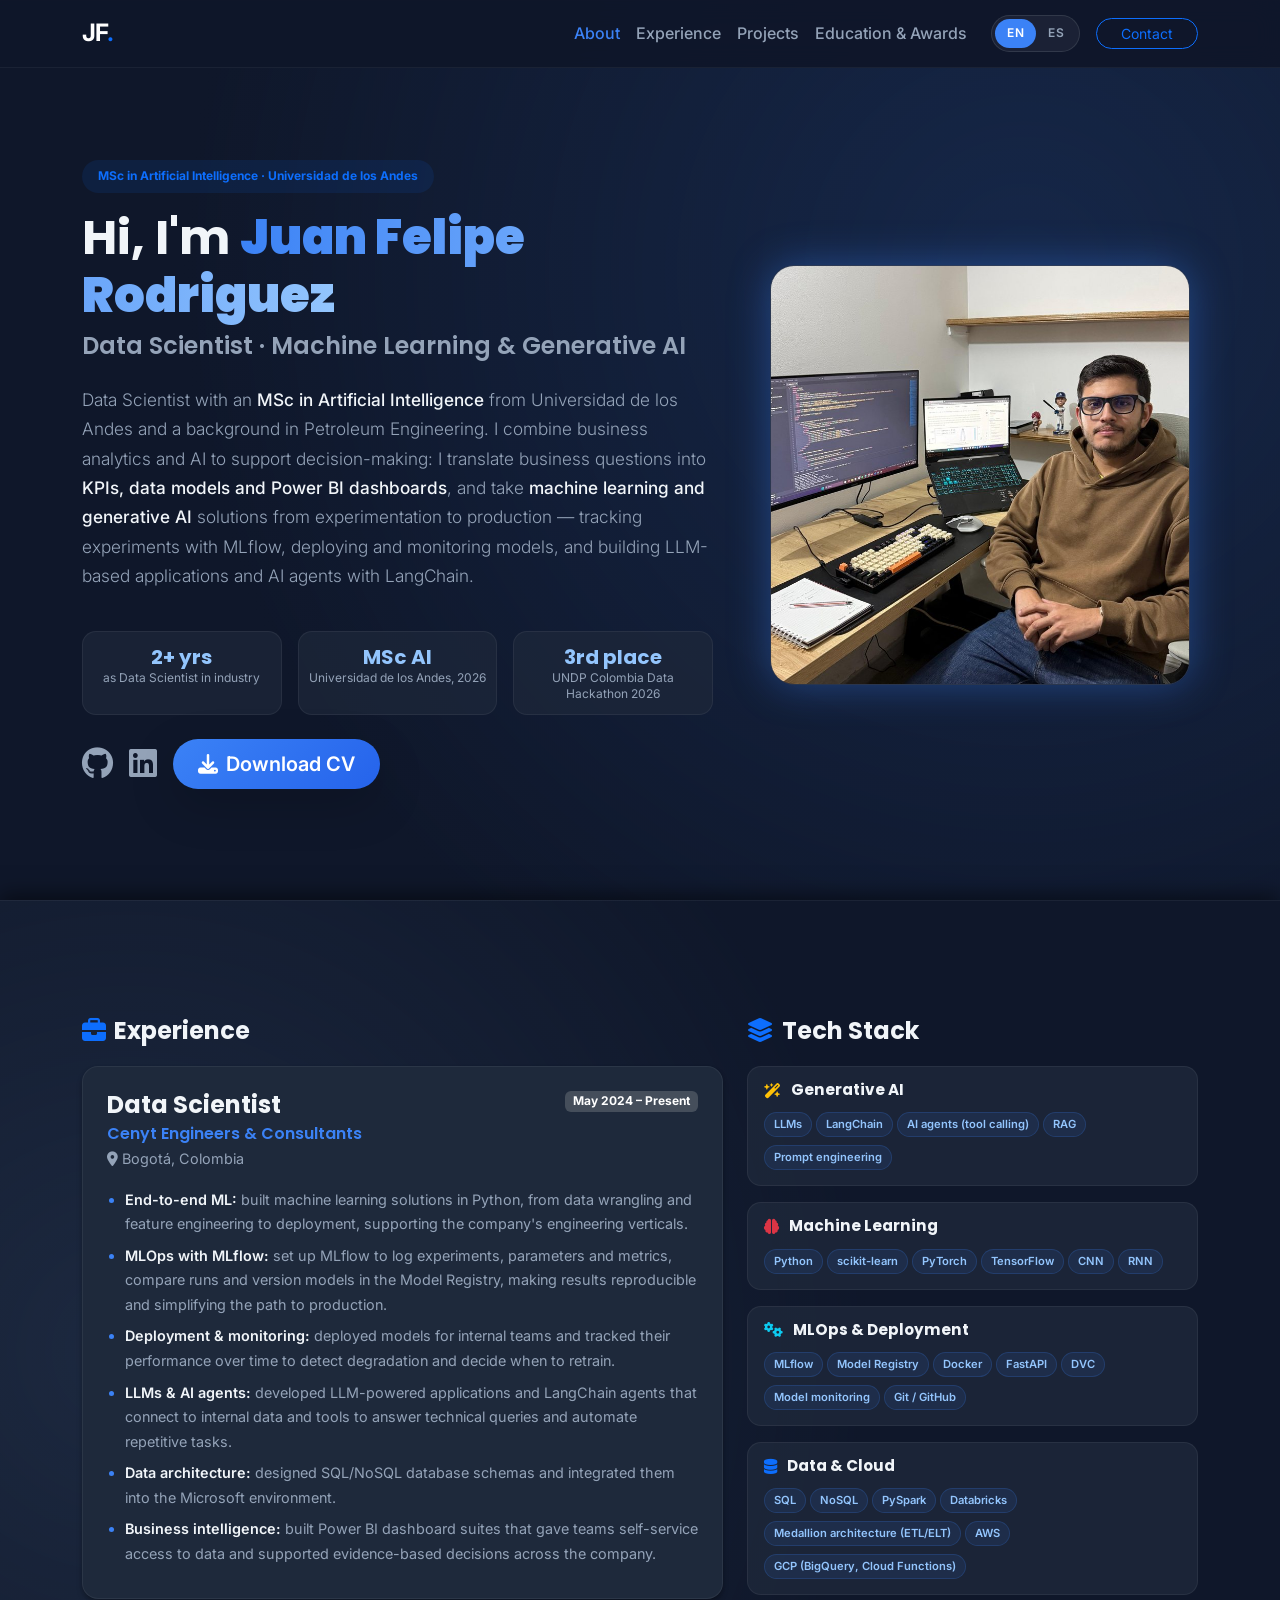
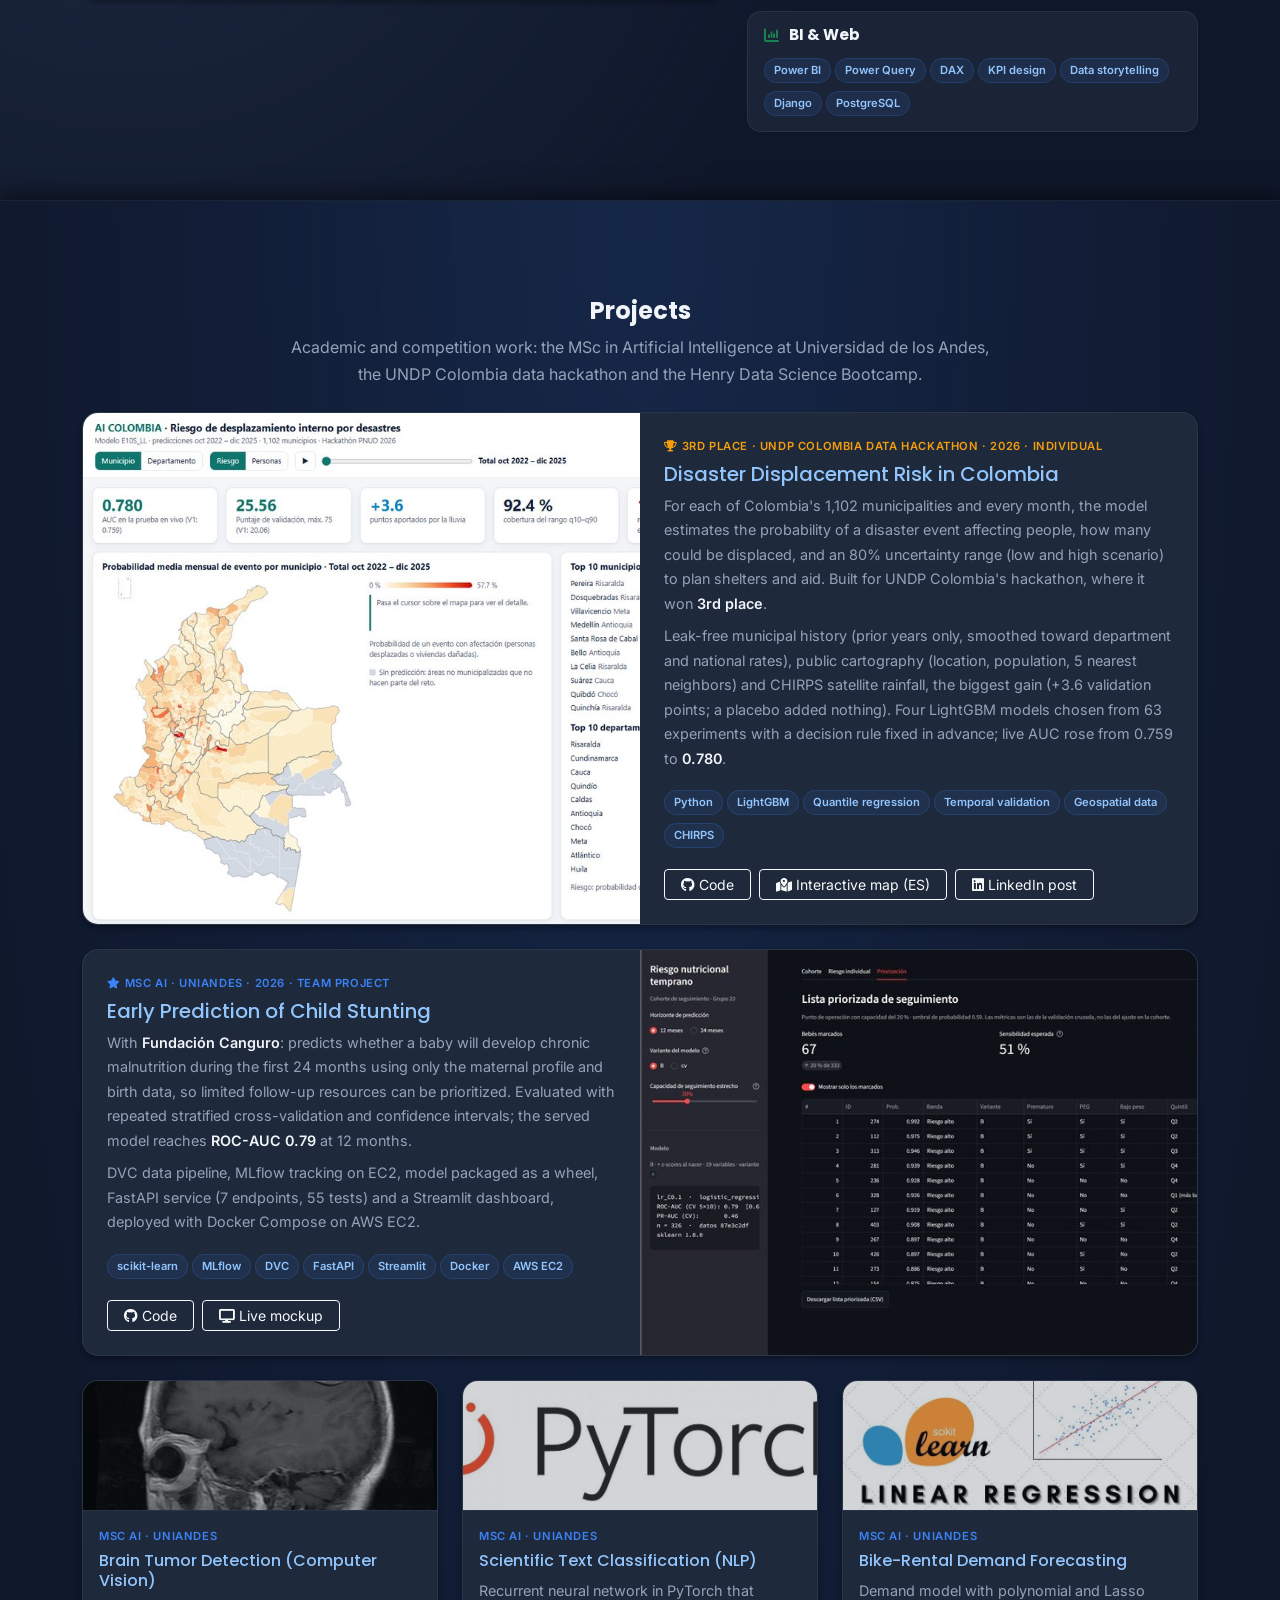
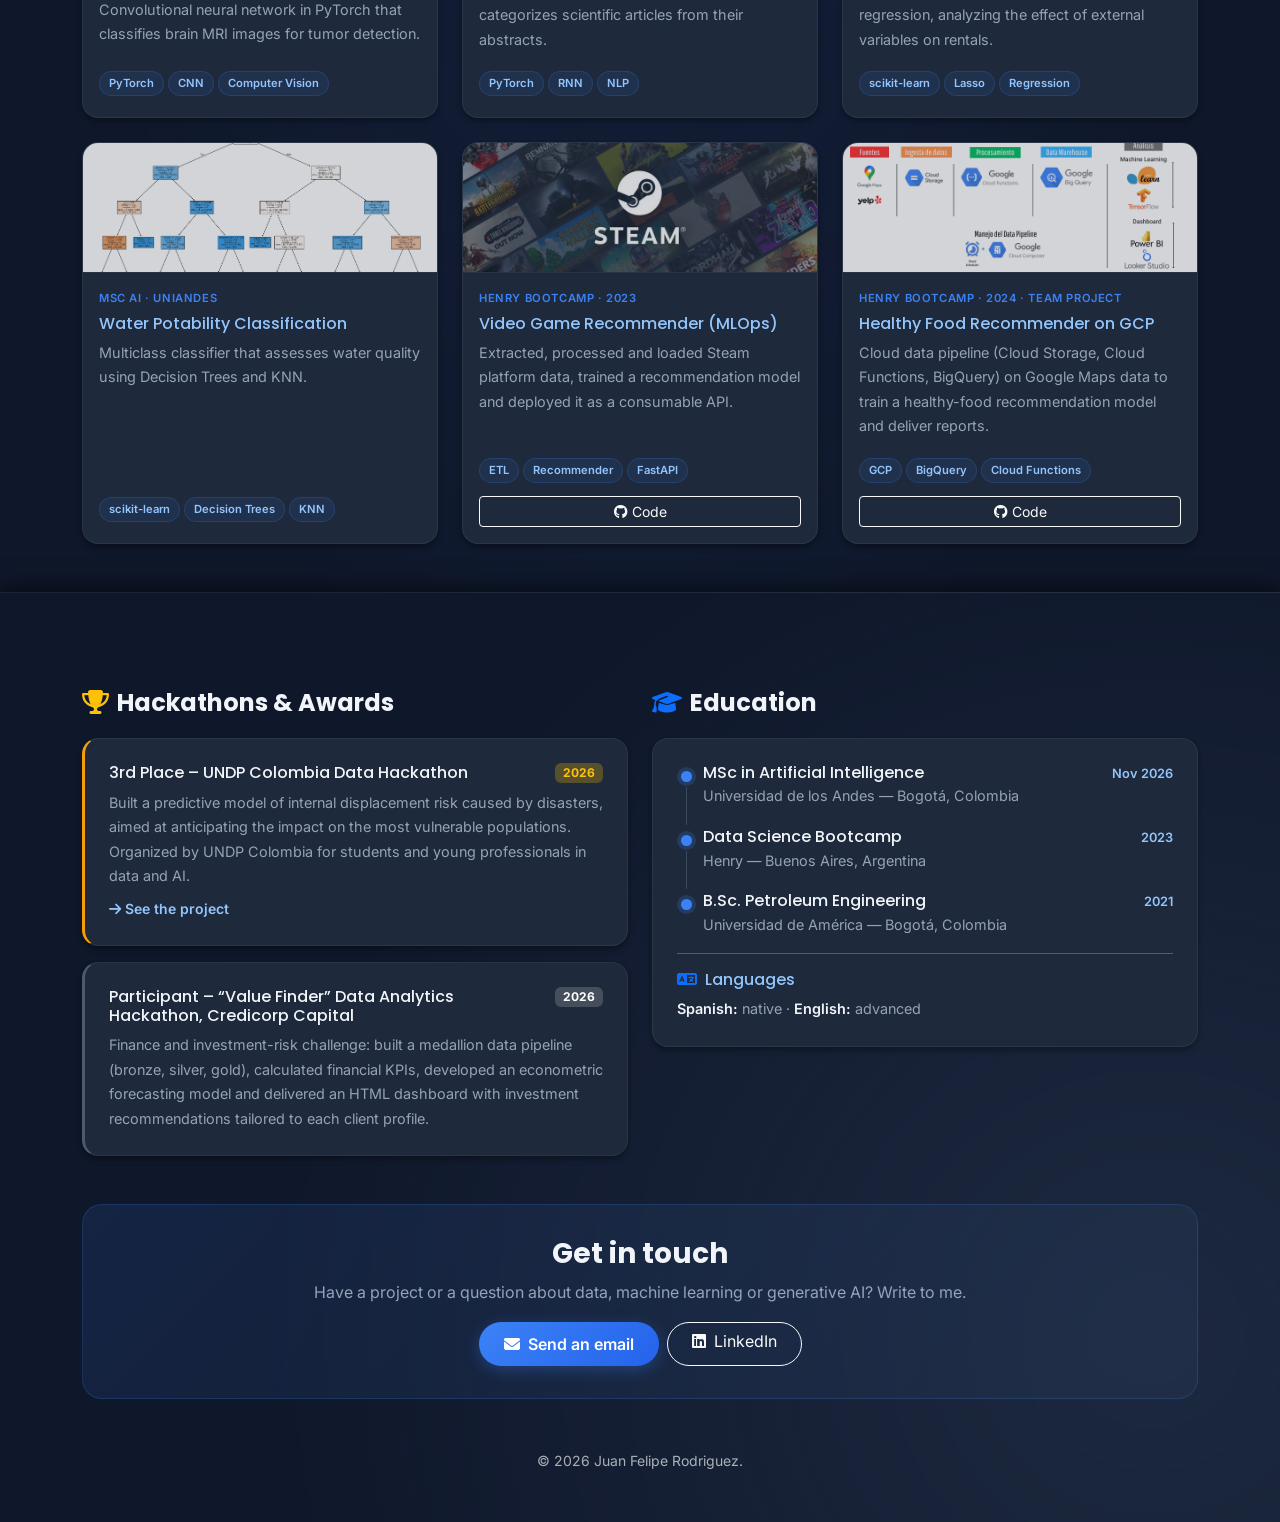
<file: index.html>
<!DOCTYPE html>
<html lang="en" data-bs-theme="dark">
<head>
    <meta charset="UTF-8">
    <meta name="viewport" content="width=device-width, initial-scale=1.0">
    <title>Juan Felipe Rodriguez | Data Scientist · ML & Generative AI</title>
    <meta name="description" content="Portfolio of Juan Felipe Rodriguez, Data Scientist with an MSc in Artificial Intelligence (Universidad de los Andes): machine learning, MLOps, LLMs, AI agents and business intelligence.">

    <meta property="og:type" content="website">
    <meta property="og:url" content="https://felipe97rg.github.io/">
    <meta property="og:title" content="Juan Felipe Rodriguez | Data Scientist · ML & Generative AI">
    <meta property="og:description" content="Data Scientist with an MSc in Artificial Intelligence. Machine learning, MLOps, LLMs, AI agents and Power BI.">
    <meta property="og:image" content="https://felipe97rg.github.io/assets/profile.jpg">
    <link rel="icon" href="data:image/svg+xml,%3Csvg xmlns='http://www.w3.org/2000/svg' viewBox='0 0 64 64'%3E%3Crect width='64' height='64' rx='14' fill='%230f172a'/%3E%3Ctext x='32' y='42' font-family='Arial,sans-serif' font-size='28' font-weight='700' text-anchor='middle' fill='%23f1f5f9'%3EJF%3Ctspan fill='%233b82f6'%3E.%3C/tspan%3E%3C/text%3E%3C/svg%3E">

    <link rel="preconnect" href="https://fonts.googleapis.com">
    <link rel="preconnect" href="https://fonts.gstatic.com" crossorigin>
    <link href="https://fonts.googleapis.com/css2?family=Inter:wght@300;400;500;600&family=Poppins:wght@500;600;700&display=swap" rel="stylesheet">

    <link href="https://cdn.jsdelivr.net/npm/bootstrap@5.3.0/dist/css/bootstrap.min.css" rel="stylesheet">
    <link rel="stylesheet" href="https://cdnjs.cloudflare.com/ajax/libs/font-awesome/6.4.0/css/all.min.css">

    <link rel="stylesheet" href="style.css?v=2026-11-18c">
</head>
<body>

    <nav class="navbar navbar-expand-lg navbar-dark fixed-top">
        <div class="container">
            <a class="navbar-brand fw-bold" href="#home">JF<span class="text-primary">.</span></a>
            <button class="navbar-toggler" type="button" data-bs-toggle="collapse" data-bs-target="#navbarNav" aria-controls="navbarNav" aria-expanded="false" aria-label="Menu">
                <span class="navbar-toggler-icon"></span>
            </button>
            <div class="collapse navbar-collapse" id="navbarNav">
                <ul class="navbar-nav ms-auto align-items-lg-center">
                    <li class="nav-item"><a class="nav-link" href="#home" data-i18n="nav_about">About</a></li>
                    <li class="nav-item"><a class="nav-link" href="#experience" data-i18n="nav_experience">Experience</a></li>
                    <li class="nav-item"><a class="nav-link" href="#projects" data-i18n="nav_projects">Projects</a></li>
                    <li class="nav-item"><a class="nav-link" href="#background" data-i18n="nav_background">Education & Awards</a></li>
                    <li class="nav-item ms-lg-3 my-2 my-lg-0">
                        <div class="lang-toggle" role="group" aria-label="Language / Idioma">
                            <button type="button" class="lang-btn" data-lang="en" aria-pressed="true">EN</button>
                            <button type="button" class="lang-btn" data-lang="es" aria-pressed="false">ES</button>
                        </div>
                    </li>
                    <li class="nav-item"><a class="btn btn-outline-primary ms-lg-3 px-4 rounded-pill btn-sm" href="mailto:ing.juanfeliperodriguez@gmail.com" data-i18n="nav_contact">Contact</a></li>
                </ul>
            </div>
        </div>
    </nav>

    <main class="snap-container">

        <!-- ============ ABOUT ============ -->
        <section id="home" class="full-page-section">
            <div class="container">
                <div class="row align-items-center g-4 g-lg-5">
                    <div class="col-lg-7 text-center text-lg-start">
                        <div class="badge bg-primary bg-opacity-10 text-primary mb-3 px-3 py-2 rounded-pill badge-wrap" data-i18n="hero_badge">MSc in Artificial Intelligence · Universidad de los Andes</div>
                        <h1 class="display-5 fw-bold mb-2" data-i18n="hero_title">Hi, I'm <strong>Juan Felipe Rodriguez</strong></h1>
                        <h2 class="hero-subtitle mb-4" data-i18n="hero_subtitle">Data Scientist · Machine Learning &amp; Generative AI</h2>

                        <p class="lead" data-i18n="hero_summary">
                            Data Scientist with an <strong>MSc in Artificial Intelligence</strong> from Universidad de los Andes and a background in Petroleum Engineering.
                            I combine business analytics and AI to support decision-making: I translate business questions into <strong>KPIs, data models and Power BI dashboards</strong>,
                            and take <strong>machine learning and generative AI</strong> solutions from experimentation to production — tracking experiments with MLflow,
                            deploying and monitoring models, and building LLM-based applications and AI agents with LangChain.
                        </p>

                        <div class="row g-3 my-4 stats-row">
                            <div class="col-4">
                                <div class="stat-card">
                                    <div class="stat-value" data-i18n="stat1_value">2+ yrs</div>
                                    <div class="stat-label" data-i18n="stat1_label">as Data Scientist in industry</div>
                                </div>
                            </div>
                            <div class="col-4">
                                <div class="stat-card">
                                    <div class="stat-value" data-i18n="stat2_value">MSc AI</div>
                                    <div class="stat-label" data-i18n="stat2_label">Universidad de los Andes, 2026</div>
                                </div>
                            </div>
                            <div class="col-4">
                                <div class="stat-card">
                                    <div class="stat-value" data-i18n="stat3_value">3rd place</div>
                                    <div class="stat-label" data-i18n="stat3_label">UNDP Colombia Data Hackathon 2026</div>
                                </div>
                            </div>
                        </div>

                        <div class="d-flex align-items-center justify-content-center justify-content-lg-start flex-wrap gap-3">
                            <a href="https://github.com/felipe97rg" class="social-button" target="_blank" rel="noopener" title="GitHub" aria-label="GitHub">
                                <i class="fa-brands fa-github fa-2xl"></i>
                            </a>
                            <a href="https://www.linkedin.com/in/juan-felipe-rodriguez-granados-558673186" class="social-button" target="_blank" rel="noopener" title="LinkedIn" aria-label="LinkedIn">
                                <i class="fa-brands fa-linkedin fa-2xl"></i>
                            </a>
                            <a class="btn btn-primary btn-lg shadow-lg" href="./assets/CV_Juan_Felipe_Rodriguez_DS.pdf" target="_blank" rel="noopener">
                                <i class="fa-solid fa-download me-2"></i><span data-i18n="btn_cv">Download CV</span>
                            </a>
                        </div>
                    </div>

                    <div class="col-lg-5 text-center">
                        <div class="profile-img-wrapper">
                            <img src="assets/profile.jpg" alt="Juan Felipe Rodriguez" width="900" height="817">
                        </div>
                    </div>
                </div>
            </div>
        </section>

        <!-- ============ EXPERIENCE & SKILLS ============ -->
        <section id="experience" class="full-page-section">
            <div class="container">
                <div class="row g-4 align-items-start">
                    <div class="col-lg-7">
                        <h3 class="section-title"><i class="fa-solid fa-briefcase me-2 text-primary"></i><span data-i18n="exp_title">Experience</span></h3>
                        <div class="card card-project p-4">
                            <div class="d-flex flex-column flex-md-row justify-content-between align-items-start gap-2 mb-1">
                                <div>
                                    <h4 class="mb-1" data-i18n="exp_role">Data Scientist</h4>
                                    <h5 class="exp-company mb-0">Cenyt Engineers &amp; Consultants</h5>
                                </div>
                                <span class="badge bg-secondary bg-opacity-50" data-i18n="exp_dates">May 2024 – Present</span>
                            </div>
                            <p class="exp-location mb-3"><i class="fa-solid fa-location-dot me-1"></i>Bogotá, Colombia</p>
                            <ul class="exp-list mb-0">
                                <li data-i18n="exp_b1"><strong>End-to-end ML:</strong> built machine learning solutions in Python, from data wrangling and feature engineering to deployment, supporting the company's engineering verticals.</li>
                                <li data-i18n="exp_b2"><strong>MLOps with MLflow:</strong> set up MLflow to log experiments, parameters and metrics, compare runs and version models in the Model Registry, making results reproducible and simplifying the path to production.</li>
                                <li data-i18n="exp_b3"><strong>Deployment &amp; monitoring:</strong> deployed models for internal teams and tracked their performance over time to detect degradation and decide when to retrain.</li>
                                <li data-i18n="exp_b4"><strong>LLMs &amp; AI agents:</strong> developed LLM-powered applications and LangChain agents that connect to internal data and tools to answer technical queries and automate repetitive tasks.</li>
                                <li data-i18n="exp_b5"><strong>Data architecture:</strong> designed SQL/NoSQL database schemas and integrated them into the Microsoft environment.</li>
                                <li data-i18n="exp_b6"><strong>Business intelligence:</strong> built Power BI dashboard suites that gave teams self-service access to data and supported evidence-based decisions across the company.</li>
                            </ul>
                        </div>
                    </div>

                    <div class="col-lg-5">
                        <h3 class="section-title"><i class="fa-solid fa-layer-group me-2 text-primary"></i><span data-i18n="skills_title">Tech Stack</span></h3>
                        <div class="d-flex flex-column gap-3">
                            <div class="skill-group">
                                <h6><i class="fa-solid fa-wand-magic-sparkles text-warning"></i><span data-i18n="sk_genai">Generative AI</span></h6>
                                <div><span class="badge-tech">LLMs</span><span class="badge-tech">LangChain</span><span class="badge-tech" data-i18n="sk_agents">AI agents (tool calling)</span><span class="badge-tech">RAG</span><span class="badge-tech">Prompt engineering</span></div>
                            </div>
                            <div class="skill-group">
                                <h6><i class="fa-solid fa-brain text-danger"></i><span>Machine Learning</span></h6>
                                <div><span class="badge-tech">Python</span><span class="badge-tech">scikit-learn</span><span class="badge-tech">PyTorch</span><span class="badge-tech">TensorFlow</span><span class="badge-tech">CNN</span><span class="badge-tech">RNN</span></div>
                            </div>
                            <div class="skill-group">
                                <h6><i class="fa-solid fa-gears text-info"></i><span data-i18n="sk_mlops">MLOps &amp; Deployment</span></h6>
                                <div><span class="badge-tech">MLflow</span><span class="badge-tech">Model Registry</span><span class="badge-tech">Docker</span><span class="badge-tech">FastAPI</span><span class="badge-tech">DVC</span><span class="badge-tech" data-i18n="sk_monitoring">Model monitoring</span><span class="badge-tech">Git / GitHub</span></div>
                            </div>
                            <div class="skill-group">
                                <h6><i class="fa-solid fa-database text-primary"></i><span data-i18n="sk_data">Data &amp; Cloud</span></h6>
                                <div><span class="badge-tech">SQL</span><span class="badge-tech">NoSQL</span><span class="badge-tech">PySpark</span><span class="badge-tech">Databricks</span><span class="badge-tech" data-i18n="sk_medallion">Medallion architecture (ETL/ELT)</span><span class="badge-tech">AWS</span><span class="badge-tech">GCP (BigQuery, Cloud Functions)</span></div>
                            </div>
                            <div class="skill-group">
                                <h6><i class="fa-solid fa-chart-column text-success"></i><span data-i18n="sk_bi">BI &amp; Web</span></h6>
                                <div><span class="badge-tech">Power BI</span><span class="badge-tech">Power Query</span><span class="badge-tech">DAX</span><span class="badge-tech" data-i18n="sk_kpi">KPI design</span><span class="badge-tech">Data storytelling</span><span class="badge-tech">Django</span><span class="badge-tech">PostgreSQL</span></div>
                            </div>
                        </div>
                    </div>
                </div>
            </div>
        </section>

        <!-- ============ PROJECTS ============ -->
        <section id="projects" class="full-page-section">
            <div class="container">
                <h3 class="section-title text-center mb-2" data-i18n="proj_title">Projects</h3>
                <p class="section-subtitle text-center mb-4" data-i18n="proj_subtitle">Academic and competition work: the MSc in Artificial Intelligence at Universidad de los Andes, the UNDP Colombia data hackathon and the Henry Data Science Bootcamp.</p>

                <!-- Featured: UNDP hackathon -->
                <div class="card card-project featured-card mb-4" id="undp-project">
                    <div class="row g-0 h-100">
                        <div class="col-lg-6 featured-media">
                            <img src="assets/undp_risk_dashboard.jpg" class="featured-img" alt="Interactive dashboard: disaster event probability by municipality in Colombia and top municipalities and departments by risk" width="1100" height="691" loading="lazy">
                        </div>
                        <div class="col-lg-6">
                            <div class="card-body p-4">
                                <div class="project-origin project-origin-award"><i class="fa-solid fa-trophy me-1"></i><span data-i18n="p8_origin">3rd place · UNDP Colombia Data Hackathon · 2026 · Individual</span></div>
                                <h4 class="card-title h5 mb-2" data-i18n="p8_title">Disaster Displacement Risk in Colombia</h4>
                                <p class="mb-2" data-i18n="p8_desc">For each of Colombia's 1,102 municipalities and every month, the model estimates the probability of a disaster event affecting people, how many could be displaced, and an 80% uncertainty range (low and high scenario) to plan shelters and aid. Built for UNDP Colombia's hackathon, where it won <strong>3rd place</strong>.</p>
                                <p class="mb-3" data-i18n="p8_stack">Leak-free municipal history (prior years only, smoothed toward department and national rates), public cartography (location, population, 5 nearest neighbors) and CHIRPS satellite rainfall, the biggest gain (+3.6 validation points; a placebo added nothing). Four LightGBM models chosen from 63 experiments with a decision rule fixed in advance; live AUC rose from 0.759 to <strong>0.780</strong>.</p>
                                <div class="mb-3"><span class="badge-tech">Python</span><span class="badge-tech">LightGBM</span><span class="badge-tech" data-i18n="tag_quantile">Quantile regression</span><span class="badge-tech" data-i18n="tag_temporal_cv">Temporal validation</span><span class="badge-tech" data-i18n="tag_geo">Geospatial data</span><span class="badge-tech">CHIRPS</span></div>
                                <div class="d-flex gap-2 flex-wrap">
                                    <a href="https://github.com/felipe97rg/Hackathon-pnud-riesgo-desplazamiento" class="btn btn-outline-light btn-sm px-3" target="_blank" rel="noopener"><i class="fa-brands fa-github me-1"></i><span data-i18n="btn_code">Code</span></a>
                                    <a href="projects/undp-displacement-risk/" class="btn btn-outline-light btn-sm px-3" target="_blank" rel="noopener"><i class="fa-solid fa-map-location-dot me-1"></i><span data-i18n="btn_map">Interactive map (ES)</span></a>
                                    <a href="https://www.linkedin.com/feed/update/urn:li:activity:7514359466234986497/" class="btn btn-outline-light btn-sm px-3" target="_blank" rel="noopener"><i class="fa-brands fa-linkedin me-1"></i><span data-i18n="btn_linkedin">LinkedIn post</span></a>
                                </div>
                            </div>
                        </div>
                    </div>
                </div>

                <!-- Featured: MSc team project -->
                <div class="card card-project featured-card mb-4">
                    <div class="row g-0 h-100 flex-lg-row-reverse">
                        <div class="col-lg-6 featured-media">
                            <img src="assets/stunting_dashboard.jpg" class="featured-img" alt="Streamlit dashboard: prioritized follow-up list and capacity curve" width="1100" height="467" loading="lazy">
                        </div>
                        <div class="col-lg-6">
                            <div class="card-body p-4">
                                <div class="project-origin"><i class="fa-solid fa-star me-1"></i><span data-i18n="p0_origin">MSc AI · Uniandes · 2026 · Team project</span></div>
                                <h4 class="card-title h5 mb-2" data-i18n="p0_title">Early Prediction of Child Stunting</h4>
                                <p class="mb-2" data-i18n="p0_desc">With <strong>Fundación Canguro</strong>: predicts whether a baby will develop chronic malnutrition during the first 24 months using only the maternal profile and birth data, so limited follow-up resources can be prioritized. Evaluated with repeated stratified cross-validation and confidence intervals; the served model reaches <strong>ROC-AUC 0.79</strong> at 12 months.</p>
                                <p class="mb-3" data-i18n="p0_stack">DVC data pipeline, MLflow tracking on EC2, model packaged as a wheel, FastAPI service (7 endpoints, 55 tests) and a Streamlit dashboard, deployed with Docker Compose on AWS EC2.</p>
                                <div class="mb-3"><span class="badge-tech">scikit-learn</span><span class="badge-tech">MLflow</span><span class="badge-tech">DVC</span><span class="badge-tech">FastAPI</span><span class="badge-tech">Streamlit</span><span class="badge-tech">Docker</span><span class="badge-tech">AWS EC2</span></div>
                                <div class="d-flex gap-2 flex-wrap">
                                    <a href="https://github.com/fromerom1/microproyecto-pds-grupo23" class="btn btn-outline-light btn-sm px-3" target="_blank" rel="noopener"><i class="fa-brands fa-github me-1"></i><span data-i18n="btn_code">Code</span></a>
                                    <a href="https://fromerom1.github.io/microproyecto-pds-grupo23/Mockup/" class="btn btn-outline-light btn-sm px-3" target="_blank" rel="noopener"><i class="fa-solid fa-display me-1"></i><span data-i18n="btn_mockup">Live mockup</span></a>
                                </div>
                            </div>
                        </div>
                    </div>
                </div>

                <div class="row g-4 justify-content-center">
                    <div class="col-sm-6 col-lg-4">
                        <div class="card card-project h-100">
                            <img src="assets/brain_mri.jpg" class="card-img-top" alt="" loading="lazy">
                            <div class="card-body p-3 d-flex flex-column">
                                <div class="project-origin" data-i18n="origin_msc">MSc AI · Uniandes</div>
                                <h5 class="card-title h6" data-i18n="p2_title">Brain Tumor Detection (Computer Vision)</h5>
                                <p class="small" data-i18n="p2_desc">Convolutional neural network in PyTorch that classifies brain MRI images for tumor detection.</p>
                                <div class="mt-auto"><span class="badge-tech">PyTorch</span><span class="badge-tech">CNN</span><span class="badge-tech">Computer Vision</span></div>
                            </div>
                        </div>
                    </div>

                    <div class="col-sm-6 col-lg-4">
                        <div class="card card-project h-100">
                            <img src="assets/nlp_text.jpg" class="card-img-top" alt="" loading="lazy">
                            <div class="card-body p-3 d-flex flex-column">
                                <div class="project-origin" data-i18n="origin_msc">MSc AI · Uniandes</div>
                                <h5 class="card-title h6" data-i18n="p3_title">Scientific Text Classification (NLP)</h5>
                                <p class="small" data-i18n="p3_desc">Recurrent neural network in PyTorch that categorizes scientific articles from their abstracts.</p>
                                <div class="mt-auto"><span class="badge-tech">PyTorch</span><span class="badge-tech">RNN</span><span class="badge-tech">NLP</span></div>
                            </div>
                        </div>
                    </div>

                    <div class="col-sm-6 col-lg-4">
                        <div class="card card-project h-100">
                            <img src="assets/bicycle_rent.jpg" class="card-img-top" alt="" loading="lazy">
                            <div class="card-body p-3 d-flex flex-column">
                                <div class="project-origin" data-i18n="origin_msc">MSc AI · Uniandes</div>
                                <h5 class="card-title h6" data-i18n="p4_title">Bike-Rental Demand Forecasting</h5>
                                <p class="small" data-i18n="p4_desc">Demand model with polynomial and Lasso regression, analyzing the effect of external variables on rentals.</p>
                                <div class="mt-auto"><span class="badge-tech">scikit-learn</span><span class="badge-tech">Lasso</span><span class="badge-tech" data-i18n="tag_regression">Regression</span></div>
                            </div>
                        </div>
                    </div>

                    <div class="col-sm-6 col-lg-4">
                        <div class="card card-project h-100">
                            <img src="assets/water_quality.png" class="card-img-top" alt="" loading="lazy">
                            <div class="card-body p-3 d-flex flex-column">
                                <div class="project-origin" data-i18n="origin_msc">MSc AI · Uniandes</div>
                                <h5 class="card-title h6" data-i18n="p5_title">Water Potability Classification</h5>
                                <p class="small" data-i18n="p5_desc">Multiclass classifier that assesses water quality using Decision Trees and KNN.</p>
                                <div class="mt-auto"><span class="badge-tech">scikit-learn</span><span class="badge-tech">Decision Trees</span><span class="badge-tech">KNN</span></div>
                            </div>
                        </div>
                    </div>

                    <div class="col-sm-6 col-lg-4">
                        <div class="card card-project h-100">
                            <img src="assets/steam_rec.jpg" class="card-img-top" alt="" loading="lazy">
                            <div class="card-body p-3 d-flex flex-column">
                                <div class="project-origin">Henry Bootcamp · 2023</div>
                                <h5 class="card-title h6" data-i18n="p6_title">Video Game Recommender (MLOps)</h5>
                                <p class="small" data-i18n="p6_desc">Extracted, processed and loaded Steam platform data, trained a recommendation model and deployed it as a consumable API.</p>
                                <div class="mt-auto"><span class="badge-tech">ETL</span><span class="badge-tech" data-i18n="tag_recsys">Recommender</span><span class="badge-tech">FastAPI</span>
                                    <a href="https://github.com/felipe97rg/Sistema-de-Recomendacion-Steam" class="btn btn-outline-light btn-sm w-100 mt-2" target="_blank" rel="noopener"><i class="fa-brands fa-github me-1"></i><span data-i18n="btn_code">Code</span></a>
                                </div>
                            </div>
                        </div>
                    </div>

                    <div class="col-sm-6 col-lg-4">
                        <div class="card card-project h-100">
                            <img src="assets/gcp_food.png" class="card-img-top" alt="" loading="lazy">
                            <div class="card-body p-3 d-flex flex-column">
                                <div class="project-origin" data-i18n="origin_henry_team">Henry Bootcamp · 2024 · Team project</div>
                                <h5 class="card-title h6" data-i18n="p7_title">Healthy Food Recommender on GCP</h5>
                                <p class="small" data-i18n="p7_desc">Cloud data pipeline (Cloud Storage, Cloud Functions, BigQuery) on Google Maps data to train a healthy-food recommendation model and deliver reports.</p>
                                <div class="mt-auto"><span class="badge-tech">GCP</span><span class="badge-tech">BigQuery</span><span class="badge-tech">Cloud Functions</span>
                                    <a href="https://github.com/felipe97rg/PF_Yelp_Google" class="btn btn-outline-light btn-sm w-100 mt-2" target="_blank" rel="noopener"><i class="fa-brands fa-github me-1"></i><span data-i18n="btn_code">Code</span></a>
                                </div>
                            </div>
                        </div>
                    </div>
                </div>
            </div>
        </section>

        <!-- ============ EDUCATION & AWARDS ============ -->
        <section id="background" class="full-page-section">
            <div class="container">
                <div class="row g-4">
                    <div class="col-lg-6">
                        <h3 class="section-title"><i class="fa-solid fa-trophy me-2 text-warning"></i><span data-i18n="awards_title">Hackathons &amp; Awards</span></h3>
                        <div class="d-flex flex-column gap-3">
                            <div class="card card-project p-4 award-card award-gold">
                                <div class="d-flex justify-content-between align-items-start gap-2 mb-2">
                                    <h5 class="h6 mb-0" data-i18n="aw1_title">3rd Place – UNDP Colombia Data Hackathon</h5>
                                    <span class="badge bg-warning bg-opacity-25 text-warning">2026</span>
                                </div>
                                <p class="small mb-2" data-i18n="aw1_desc">Built a predictive model of internal displacement risk caused by disasters, aimed at anticipating the impact on the most vulnerable populations. Organized by UNDP Colombia for students and young professionals in data and AI.</p>
                                <a href="#undp-project" class="award-link small"><i class="fa-solid fa-arrow-right me-1"></i><span data-i18n="aw1_link">See the project</span></a>
                            </div>
                            <div class="card card-project p-4 award-card">
                                <div class="d-flex justify-content-between align-items-start gap-2 mb-2">
                                    <h5 class="h6 mb-0" data-i18n="aw2_title">Participant – “Value Finder” Data Analytics Hackathon, Credicorp Capital</h5>
                                    <span class="badge bg-secondary bg-opacity-50">2026</span>
                                </div>
                                <p class="small mb-0" data-i18n="aw2_desc">Finance and investment-risk challenge: built a medallion data pipeline (bronze, silver, gold), calculated financial KPIs, developed an econometric forecasting model and delivered an HTML dashboard with investment recommendations tailored to each client profile.</p>
                            </div>
                        </div>
                    </div>

                    <div class="col-lg-6">
                        <h3 class="section-title"><i class="fa-solid fa-graduation-cap me-2 text-primary"></i><span data-i18n="edu_title">Education</span></h3>
                        <div class="card card-project p-4">
                            <ul class="timeline mb-0">
                                <li>
                                    <div class="d-flex justify-content-between gap-2">
                                        <h5 class="h6 mb-0" data-i18n="edu1_title">MSc in Artificial Intelligence</h5>
                                        <span class="timeline-date" data-i18n="edu1_date">Nov 2026</span>
                                    </div>
                                    <p class="small mb-0">Universidad de los Andes — Bogotá, Colombia</p>
                                </li>
                                <li>
                                    <div class="d-flex justify-content-between gap-2">
                                        <h5 class="h6 mb-0" data-i18n="edu2_title">Data Science Bootcamp</h5>
                                        <span class="timeline-date">2023</span>
                                    </div>
                                    <p class="small mb-0">Henry — Buenos Aires, Argentina</p>
                                </li>
                                <li>
                                    <div class="d-flex justify-content-between gap-2">
                                        <h5 class="h6 mb-0" data-i18n="edu3_title">B.Sc. Petroleum Engineering</h5>
                                        <span class="timeline-date">2021</span>
                                    </div>
                                    <p class="small mb-0">Universidad de América — Bogotá, Colombia</p>
                                </li>
                            </ul>
                            <hr class="my-3">
                            <h5 class="h6 mb-2"><i class="fa-solid fa-language me-2 text-primary"></i><span data-i18n="lang_title">Languages</span></h5>
                            <p class="small mb-0" data-i18n="lang_desc"><strong>Spanish:</strong> native · <strong>English:</strong> advanced</p>
                        </div>
                    </div>
                </div>

                <div class="contact-cta text-center mt-5">
                    <h3 class="mb-2" data-i18n="cta_title">Get in touch</h3>
                    <p class="section-subtitle mb-3" data-i18n="cta_desc">Have a project or a question about data, machine learning or generative AI? Write to me.</p>
                    <div class="d-flex justify-content-center flex-wrap gap-2">
                        <a class="btn btn-primary" href="mailto:ing.juanfeliperodriguez@gmail.com"><i class="fa-solid fa-envelope me-2"></i><span data-i18n="cta_email">Send an email</span></a>
                        <a class="btn btn-outline-light rounded-pill px-4" href="https://www.linkedin.com/in/juan-felipe-rodriguez-granados-558673186" target="_blank" rel="noopener"><i class="fa-brands fa-linkedin me-2"></i>LinkedIn</a>
                    </div>
                </div>

                <footer class="text-center pt-5 text-muted">
                    <small>&copy; 2026 Juan Felipe Rodriguez.</small>
                </footer>
            </div>
        </section>

    </main>

    <script src="https://cdn.jsdelivr.net/npm/bootstrap@5.3.0/dist/js/bootstrap.bundle.min.js"></script>
    <script src="main.js?v=2026-11-18c"></script>
</body>
</html>
</file>
<file: style.css>
/* style.css - STICKY STACKING EFFECT */

:root {
    /* Paleta Oscura "Deep Space" */
    --primary-color: #3b82f6;
    --primary-hover: #2563eb;
    --secondary-color: #93c5fd;
    --bg-body: #0f172a;

    --text-main: #f1f5f9;
    --text-muted: #94a3b8;

    --card-bg: #1e293b;
    --card-border: rgba(255, 255, 255, 0.06);

    --shadow-soft: 0 4px 6px -1px rgba(0, 0, 0, 0.3), 0 2px 4px -1px rgba(0, 0, 0, 0.1);
    --shadow-hover: 0 20px 25px -5px rgba(0, 0, 0, 0.5), 0 10px 10px -5px rgba(0, 0, 0, 0.4);

    --nav-height: 72px;
}

/* 1. RESET Y BASE */
/* overflow-x en html se propaga al viewport; en body usamos "clip"
   porque "hidden" lo convierte en contenedor de scroll y rompe el sticky. */
html { overflow-x: hidden; }
body { overflow-x: clip; }

html, body {
    margin: 0;
    padding: 0;
    height: auto;
    font-family: 'Inter', sans-serif;
    background-color: var(--bg-body);
    color: var(--text-main);
    line-height: 1.7;
}

h1, h2, h3, h4, h5, h6 {
    font-family: 'Poppins', sans-serif;
    font-weight: 700;
    color: var(--text-main);
}

h1 strong {
    background: linear-gradient(90deg, var(--primary-color), var(--secondary-color));
    -webkit-background-clip: text;
    background-clip: text;
    -webkit-text-fill-color: transparent;
}

.hero-subtitle {
    font-size: clamp(1.1rem, 2.2vw, 1.5rem);
    font-weight: 600;
    color: var(--text-muted);
}

.lead {
    color: var(--text-muted);
    font-weight: 300;
    font-size: 1.08rem;
}
.lead strong { color: var(--text-main); font-weight: 500; }

.badge-wrap { white-space: normal; line-height: 1.4; }

.section-title {
    font-size: 1.5rem;
    margin-bottom: 1.25rem;
}
.section-subtitle {
    color: var(--text-muted);
    max-width: 720px;
    margin-left: auto;
    margin-right: auto;
}

/* --- NAVBAR --- */
.navbar {
    background-color: rgba(15, 23, 42, 0.95);
    backdrop-filter: blur(12px);
    border-bottom: 1px solid rgba(255, 255, 255, 0.05);
    transition: all 0.3s ease;
    z-index: 1000;
}

.navbar-brand { font-size: 1.5rem; letter-spacing: -1px; }
.nav-link { color: var(--text-muted) !important; font-weight: 500; transition: color 0.3s; }
.nav-link:hover, .nav-link.active { color: var(--primary-color) !important; }

/* Language switch */
.lang-toggle {
    display: inline-flex;
    padding: 3px;
    border-radius: 50px;
    background: rgba(255, 255, 255, 0.05);
    border: 1px solid rgba(255, 255, 255, 0.1);
}
.lang-btn {
    border: 0;
    background: transparent;
    color: var(--text-muted);
    font-size: 0.75rem;
    font-weight: 600;
    letter-spacing: 0.5px;
    padding: 4px 12px;
    border-radius: 50px;
    transition: all 0.2s ease;
}
.lang-btn:hover { color: var(--text-main); }
.lang-btn.active {
    background: var(--primary-color);
    color: #fff;
}

/* --- COMPONENTES (Botones, Imagen, Cards) --- */
.profile-img-wrapper {
    width: min(420px, 78vw);
    aspect-ratio: 1 / 1;
    overflow: hidden;
    border-radius: 24px;
    margin: auto;
    box-shadow: 0 0 40px rgba(59, 130, 246, 0.4);
    border: 1px solid rgba(255, 255, 255, 0.1);
    transition: transform 0.3s ease;
}
.profile-img-wrapper img { width: 100%; height: 100%; object-fit: cover; display: block; }
.profile-img-wrapper:hover { transform: scale(1.02); }

.social-button { color: var(--text-muted); text-decoration: none; transition: all 0.3s ease; }
.social-button:hover { color: var(--primary-color); transform: translateY(-3px); }

.btn-primary {
    background: linear-gradient(135deg, var(--primary-color) 0%, var(--primary-hover) 100%);
    border: none;
    border-radius: 50px !important;
    padding: 10px 25px;
    font-weight: 600;
    box-shadow: 0 4px 15px rgba(59, 130, 246, 0.3);
    transition: all 0.3s;
}
.btn-primary:hover { transform: translateY(-2px); box-shadow: 0 8px 25px rgba(59, 130, 246, 0.5); }

/* Hero stats */
.stat-card {
    height: 100%;
    padding: 12px 10px;
    border-radius: 14px;
    background: rgba(30, 41, 59, 0.7);
    border: 1px solid var(--card-border);
    text-align: center;
}
.stat-value {
    font-family: 'Poppins', sans-serif;
    font-weight: 700;
    font-size: 1.25rem;
    color: var(--secondary-color);
    line-height: 1.3;
}
.stat-label { font-size: 0.75rem; color: var(--text-muted); line-height: 1.35; }

/* Cards */
.card-project {
    background-color: var(--card-bg);
    border: 1px solid var(--card-border);
    border-radius: 16px;
    box-shadow: var(--shadow-soft);
    overflow: hidden;
    transition: all 0.4s ease;
    color: var(--text-main);
}
.card-project:hover { transform: translateY(-6px); box-shadow: var(--shadow-hover); border-color: var(--primary-color); }

.card-img-top {
    height: 130px;
    object-fit: cover;
    opacity: 0.8;
    transition: opacity 0.3s;
    border-bottom: 1px solid var(--card-border);
}
.card-project:hover .card-img-top { opacity: 1; }

.card-cover {
    height: 130px;
    display: flex;
    align-items: center;
    justify-content: center;
    background: radial-gradient(circle at 50% 50%, rgba(59, 130, 246, 0.35) 0%, rgba(15, 23, 42, 0.9) 75%);
    border-bottom: 1px solid var(--card-border);
}
.card-cover img { height: 96px; width: auto; }

.card-body { padding: 1.5rem; }
.card-project h2, .card-project h5, .card-project h4.card-title { color: var(--secondary-color); }
.card-project p, .card-project li { color: var(--text-muted); font-size: 0.9rem; }
.card-project p strong, .card-project li strong { color: var(--text-main); font-weight: 600; }

.project-origin {
    font-size: 0.7rem;
    font-weight: 600;
    text-transform: uppercase;
    letter-spacing: 0.6px;
    color: var(--primary-color);
    margin-bottom: 0.35rem;
}

.project-origin-award { color: #f59e0b; }

.award-link { color: var(--secondary-color); text-decoration: none; font-weight: 600; }
.award-link:hover { color: var(--primary-color); }

/* Featured project */
.featured-card .featured-img {
    width: 100%;
    height: 100%;
    min-height: 220px;
    max-height: 340px;
    object-fit: cover;
    object-position: left top;
    display: block;
}
.featured-card:hover { transform: translateY(-4px); }

/* En escritorio la imagen llena toda la altura de la tarjeta */
@media (min-width: 992px) {
    .featured-card .featured-media { position: relative; min-height: 300px; }
    .featured-card .featured-media .featured-img {
        position: absolute;
        inset: 0;
        height: 100%;
        max-height: none;
    }
}

.badge-tech {
    display: inline-block;
    padding: 2px 9px; margin-right: 4px; margin-bottom: 5px;
    font-size: 0.7rem; font-weight: 600;
    color: var(--secondary-color);
    background-color: rgba(59, 130, 246, 0.1);
    border: 1px solid rgba(59, 130, 246, 0.2);
    border-radius: 50px;
}

/* Experience */
.exp-company { color: var(--primary-color) !important; font-size: 1rem; font-weight: 600; }
.exp-location { color: var(--text-muted); font-size: 0.85rem; }
.exp-list { padding-left: 1.1rem; }
.exp-list li { margin-bottom: 0.45rem; }
.exp-list li::marker { color: var(--primary-color); }

/* Skills */
.skill-group {
    background-color: rgba(30, 41, 59, 0.8);
    border-radius: 14px;
    border: 1px solid var(--card-border);
    padding: 14px 16px 10px;
    transition: all 0.3s ease;
}
.skill-group:hover {
    background-color: var(--card-bg);
    border-color: var(--primary-color);
    transform: translateY(-3px);
    box-shadow: 0 10px 20px rgba(0, 0, 0, 0.3);
}
.skill-group h6 {
    display: flex;
    align-items: center;
    gap: 10px;
    font-size: 0.95rem;
    margin-bottom: 10px;
}

/* Awards */
.award-card { border-left: 3px solid rgba(148, 163, 184, 0.4); }
.award-card.award-gold { border-left-color: #f59e0b; }
.award-card h5 { color: var(--text-main) !important; }

/* Education timeline */
.timeline { list-style: none; padding-left: 0; margin: 0; position: relative; }
.timeline li {
    position: relative;
    padding-left: 26px;
    padding-bottom: 18px;
}
.timeline li:last-child { padding-bottom: 0; }
.timeline li::before {
    content: '';
    position: absolute;
    left: 4px; top: 8px;
    width: 11px; height: 11px;
    border-radius: 50%;
    background: var(--primary-color);
    box-shadow: 0 0 0 4px rgba(59, 130, 246, 0.2);
}
.timeline li::after {
    content: '';
    position: absolute;
    left: 9px; top: 24px; bottom: 2px;
    width: 1px;
    background: rgba(148, 163, 184, 0.25);
}
.timeline li:last-child::after { display: none; }
.timeline h5 { color: var(--text-main) !important; }
.timeline-date { font-size: 0.8rem; font-weight: 600; color: var(--secondary-color); white-space: nowrap; }

.contact-cta {
    padding: 2rem 1rem;
    border-radius: 20px;
    background: linear-gradient(135deg, rgba(59, 130, 246, 0.12), rgba(147, 197, 253, 0.04));
    border: 1px solid rgba(59, 130, 246, 0.2);
}

/* --- LOGICA DE STICKY STACKING --- */

.snap-container {
    width: 100%;
    position: relative;
}

/* Cada sección se vuelve pegajosa al llegar arriba.
   main.js ajusta "top" en secciones más altas que la pantalla
   para que todo su contenido sea visible antes de apilarse. */
.full-page-section {
    position: sticky;
    top: 0;
    min-height: 100vh;
    width: 100%;
    display: flex;
    flex-direction: column;
    justify-content: center;
    padding: calc(var(--nav-height) + 24px) 0 48px;

    box-shadow: 0 -5px 20px rgba(0, 0, 0, 0.5);
    border-top: 1px solid rgba(255, 255, 255, 0.05);
}

/* --- FONDOS DE SECCIONES --- */
#home {
    background-color: var(--bg-body);
    background-image: radial-gradient(circle at 80% 30%, rgba(59, 130, 246, 0.15) 0%, #0f172a 70%);
    z-index: 10;
}

#experience {
    background-color: #0f172a;
    background-image: radial-gradient(circle at 10% 50%, rgba(147, 197, 253, 0.1) 0%, #0f172a 60%);
    z-index: 20;
}

#projects {
    background-color: #0f172a;
    background-image: radial-gradient(ellipse at 50% 0%, rgba(59, 130, 246, 0.15) 0%, #0f172a 80%);
    z-index: 30;
}

#background {
    background-color: #0f172a;
    background-image: radial-gradient(circle at 90% 80%, rgba(147, 197, 253, 0.1) 0%, #0f172a 65%);
    z-index: 40;
}

/* --- RESPONSIVE --- */
@media (max-width: 991.98px) {
    .full-page-section { padding-top: calc(var(--nav-height) + 16px); }
    .featured-card .featured-img { max-height: 220px; min-height: 160px; }
}

@media (max-width: 575.98px) {
    .stat-value { font-size: 1rem; }
    .stat-label { font-size: 0.68rem; }
    .lead { font-size: 1rem; }
}

@media (prefers-reduced-motion: reduce) {
    *, *::before, *::after { transition: none !important; }
}

/* Custom Scrollbar */
::-webkit-scrollbar { width: 10px; }
::-webkit-scrollbar-track { background: var(--bg-body); }
::-webkit-scrollbar-thumb { background: #334155; border-radius: 5px; }
::-webkit-scrollbar-thumb:hover { background: var(--primary-color); }
</file>
